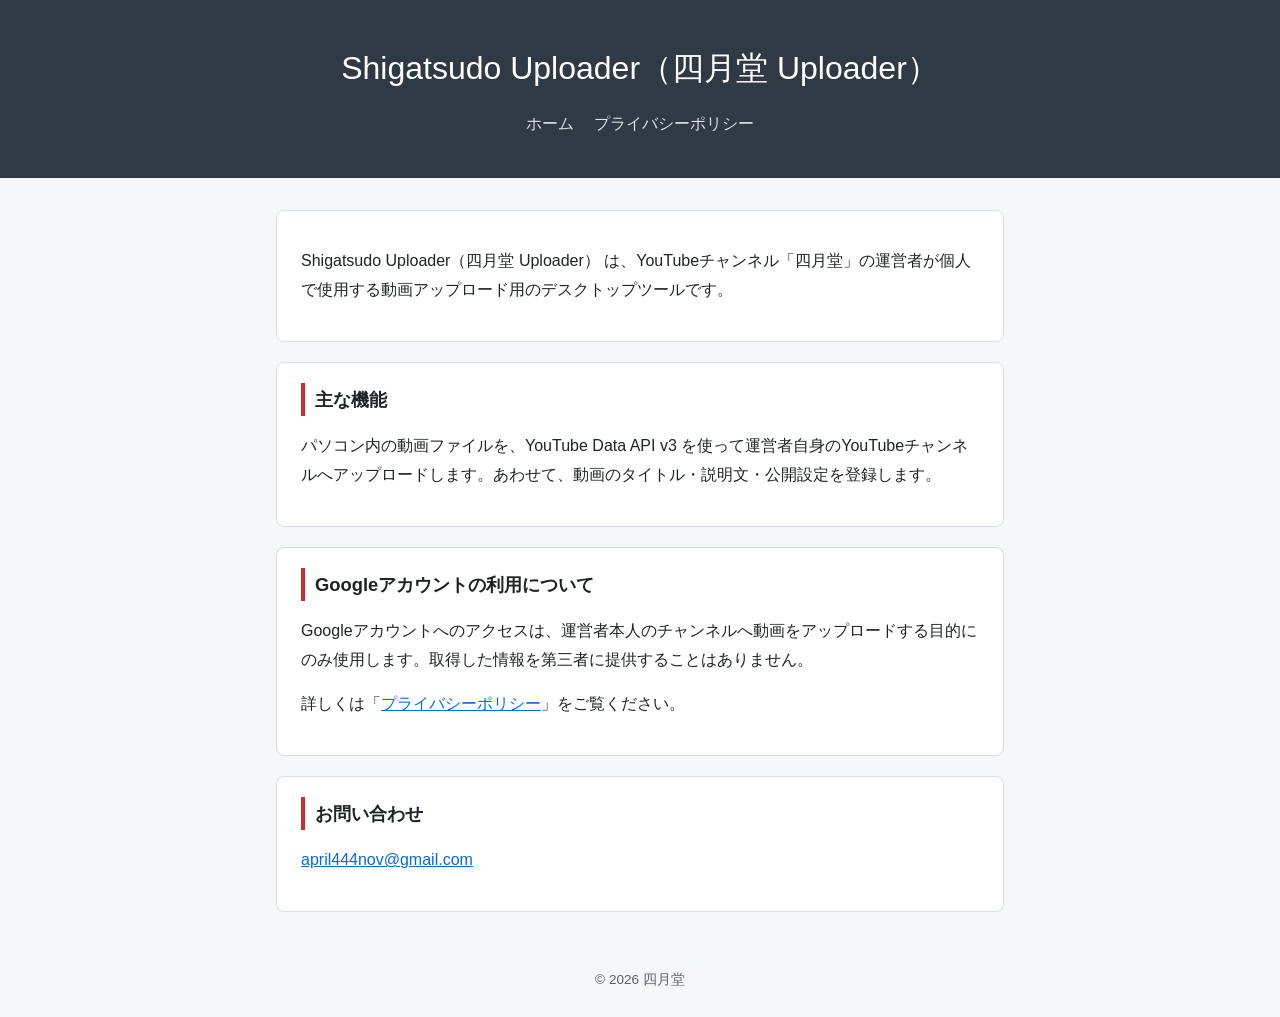
<file: index.html>
<!DOCTYPE html>
<html lang="ja">
<head>
<meta charset="utf-8">
<meta name="viewport" content="width=device-width, initial-scale=1">
<title>Shigatsudo Uploader（四月堂 Uploader）</title>
<meta name="description" content="YouTubeチャンネル「四月堂」の運営者が個人で使用する動画アップロード用ツール">
<link rel="stylesheet" href="style.css">
</head>
<body>
<header>
<h1>Shigatsudo Uploader（四月堂 Uploader）</h1>
<nav><a href="./">ホーム</a><a href="privacy-policy.html">プライバシーポリシー</a></nav>
</header>
<main>
<section>
<p>Shigatsudo Uploader（四月堂 Uploader） は、YouTubeチャンネル「四月堂」の運営者が個人で使用する動画アップロード用のデスクトップツールです。</p>
</section>
<section>
<h2>主な機能</h2>
<p>パソコン内の動画ファイルを、YouTube Data API v3 を使って運営者自身のYouTubeチャンネルへアップロードします。あわせて、動画のタイトル・説明文・公開設定を登録します。</p>
</section>
<section>
<h2>Googleアカウントの利用について</h2>
<p>Googleアカウントへのアクセスは、運営者本人のチャンネルへ動画をアップロードする目的にのみ使用します。取得した情報を第三者に提供することはありません。</p>
<p>詳しくは「<a href="privacy-policy.html">プライバシーポリシー</a>」をご覧ください。</p>
</section>
<section>
<h2>お問い合わせ</h2>
<p><a href="mailto:april444nov@gmail.com">april444nov@gmail.com</a></p>
</section>
</main>
<footer>&copy; 2026 四月堂</footer>
</body>
</html>
</file>
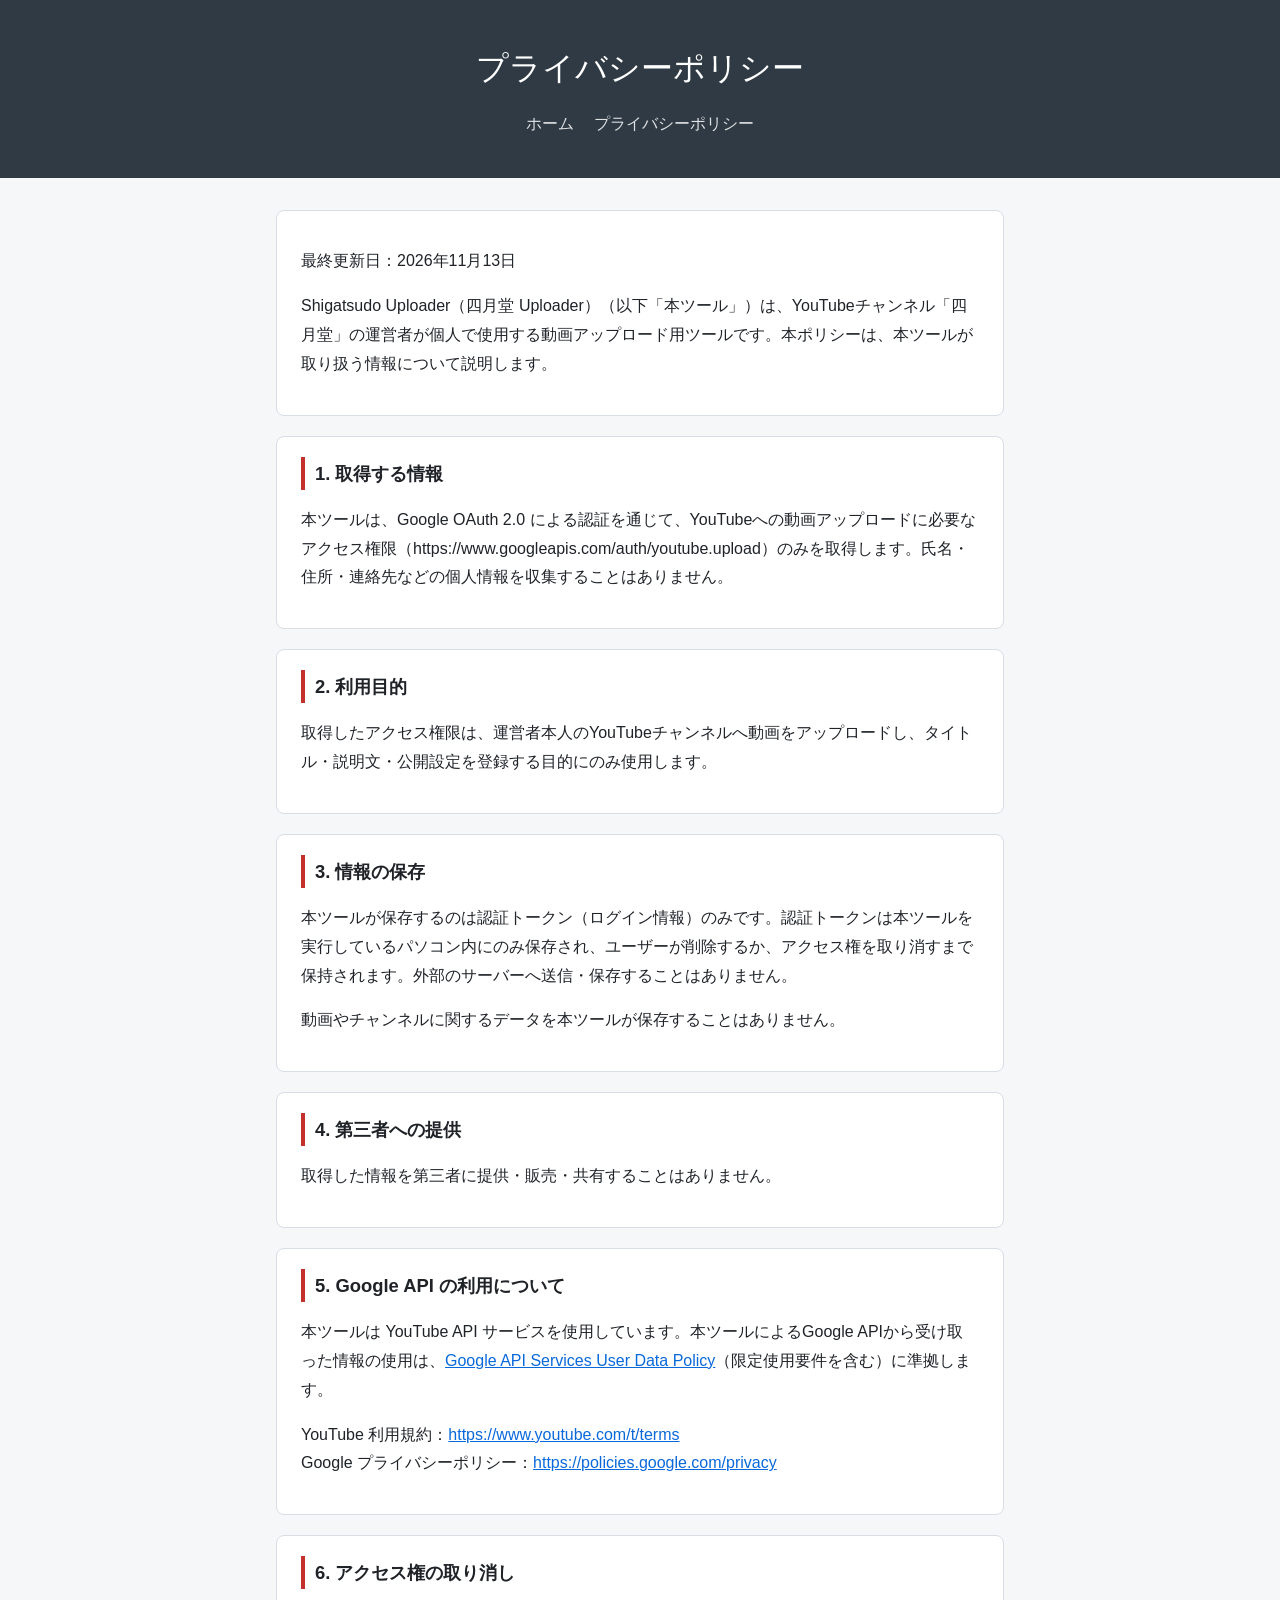
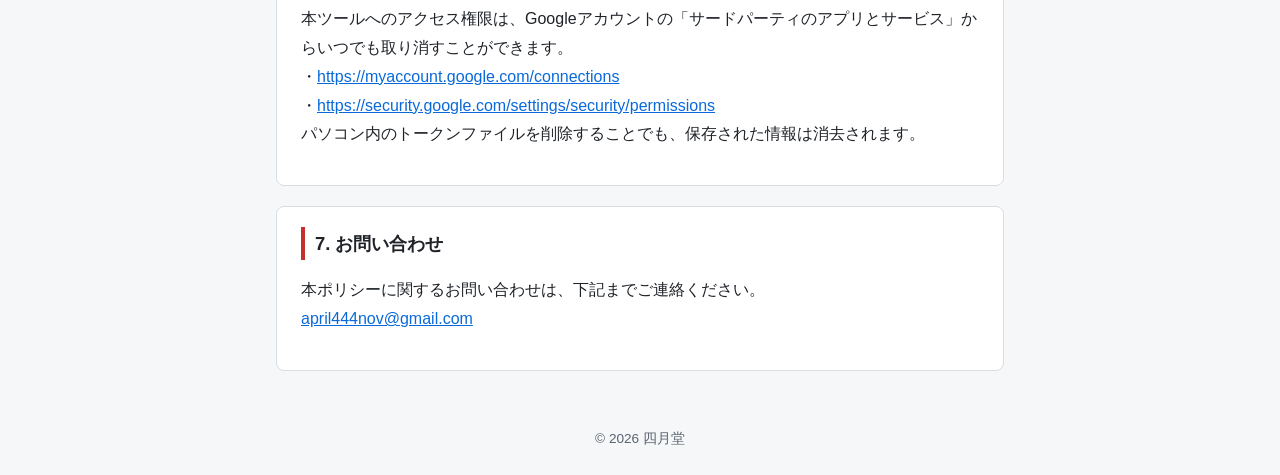
<file: privacy-policy.html>
<!DOCTYPE html>
<html lang="ja">
<head>
<meta charset="utf-8">
<meta name="viewport" content="width=device-width, initial-scale=1">
<title>プライバシーポリシー | Shigatsudo Uploader（四月堂 Uploader）</title>
<link rel="stylesheet" href="style.css">
</head>
<body>
<header>
<h1>プライバシーポリシー</h1>
<nav><a href="./">ホーム</a><a href="privacy-policy.html">プライバシーポリシー</a></nav>
</header>
<main>
<section>
<p>最終更新日：2026年11月13日</p>
<p>Shigatsudo Uploader（四月堂 Uploader）（以下「本ツール」）は、YouTubeチャンネル「四月堂」の運営者が個人で使用する動画アップロード用ツールです。本ポリシーは、本ツールが取り扱う情報について説明します。</p>
</section>
<section>
<h2>1. 取得する情報</h2>
<p>本ツールは、Google OAuth 2.0 による認証を通じて、YouTubeへの動画アップロードに必要なアクセス権限（https://www.googleapis.com/auth/youtube.upload）のみを取得します。氏名・住所・連絡先などの個人情報を収集することはありません。</p>
</section>
<section>
<h2>2. 利用目的</h2>
<p>取得したアクセス権限は、運営者本人のYouTubeチャンネルへ動画をアップロードし、タイトル・説明文・公開設定を登録する目的にのみ使用します。</p>
</section>
<section>
<h2>3. 情報の保存</h2>
<p>本ツールが保存するのは認証トークン（ログイン情報）のみです。認証トークンは本ツールを実行しているパソコン内にのみ保存され、ユーザーが削除するか、アクセス権を取り消すまで保持されます。外部のサーバーへ送信・保存することはありません。</p>
<p>動画やチャンネルに関するデータを本ツールが保存することはありません。</p>
</section>
<section>
<h2>4. 第三者への提供</h2>
<p>取得した情報を第三者に提供・販売・共有することはありません。</p>
</section>
<section>
<h2>5. Google API の利用について</h2>
<p>本ツールは YouTube API サービスを使用しています。本ツールによるGoogle APIから受け取った情報の使用は、<a href="https://developers.google.com/terms/api-services-user-data-policy">Google API Services User Data Policy</a>（限定使用要件を含む）に準拠します。</p>
<p>YouTube 利用規約：<a href="https://www.youtube.com/t/terms">https://www.youtube.com/t/terms</a><br>
Google プライバシーポリシー：<a href="https://policies.google.com/privacy">https://policies.google.com/privacy</a></p>
</section>
<section>
<h2>6. アクセス権の取り消し</h2>
<p>本ツールへのアクセス権限は、Googleアカウントの「サードパーティのアプリとサービス」からいつでも取り消すことができます。<br>
・<a href="https://myaccount.google.com/connections">https://myaccount.google.com/connections</a><br>
・<a href="https://security.google.com/settings/security/permissions">https://security.google.com/settings/security/permissions</a><br>パソコン内のトークンファイルを削除することでも、保存された情報は消去されます。</p>
</section>
<section>
<h2>7. お問い合わせ</h2>
<p>本ポリシーに関するお問い合わせは、下記までご連絡ください。<br><a href="mailto:april444nov@gmail.com">april444nov@gmail.com</a></p>
</section>
</main>
<footer>&copy; 2026 四月堂</footer>
</body>
</html>
</file>
<file: style.css>
:root{--bg:#f6f7f9;--fg:#1f2328;--muted:#59636e;--accent:#c4302b;--card:#fff;--line:#d8dee4}
*{box-sizing:border-box}
body{margin:0;background:var(--bg);color:var(--fg);font-family:"Hiragino Sans","Yu Gothic UI","Meiryo",sans-serif;line-height:1.8}
header{background:#2f3a44;color:#fff;padding:40px 16px;text-align:center}
header h1{margin:0;font-size:2rem;font-weight:500}
nav{margin-top:12px}
nav a{color:#fff;margin:0 10px;text-decoration:none;opacity:.85}
nav a:hover{opacity:1;text-decoration:underline}
main{max-width:760px;margin:32px auto;padding:0 16px}
section{background:var(--card);border:1px solid var(--line);border-radius:8px;padding:20px 24px;margin-bottom:20px}
h2{font-size:1.15rem;margin:0 0 8px;border-left:4px solid var(--accent);padding-left:10px}
a{color:#0969da;word-break:break-all}
footer{text-align:center;color:var(--muted);font-size:.85rem;padding:24px 16px}
</file>
